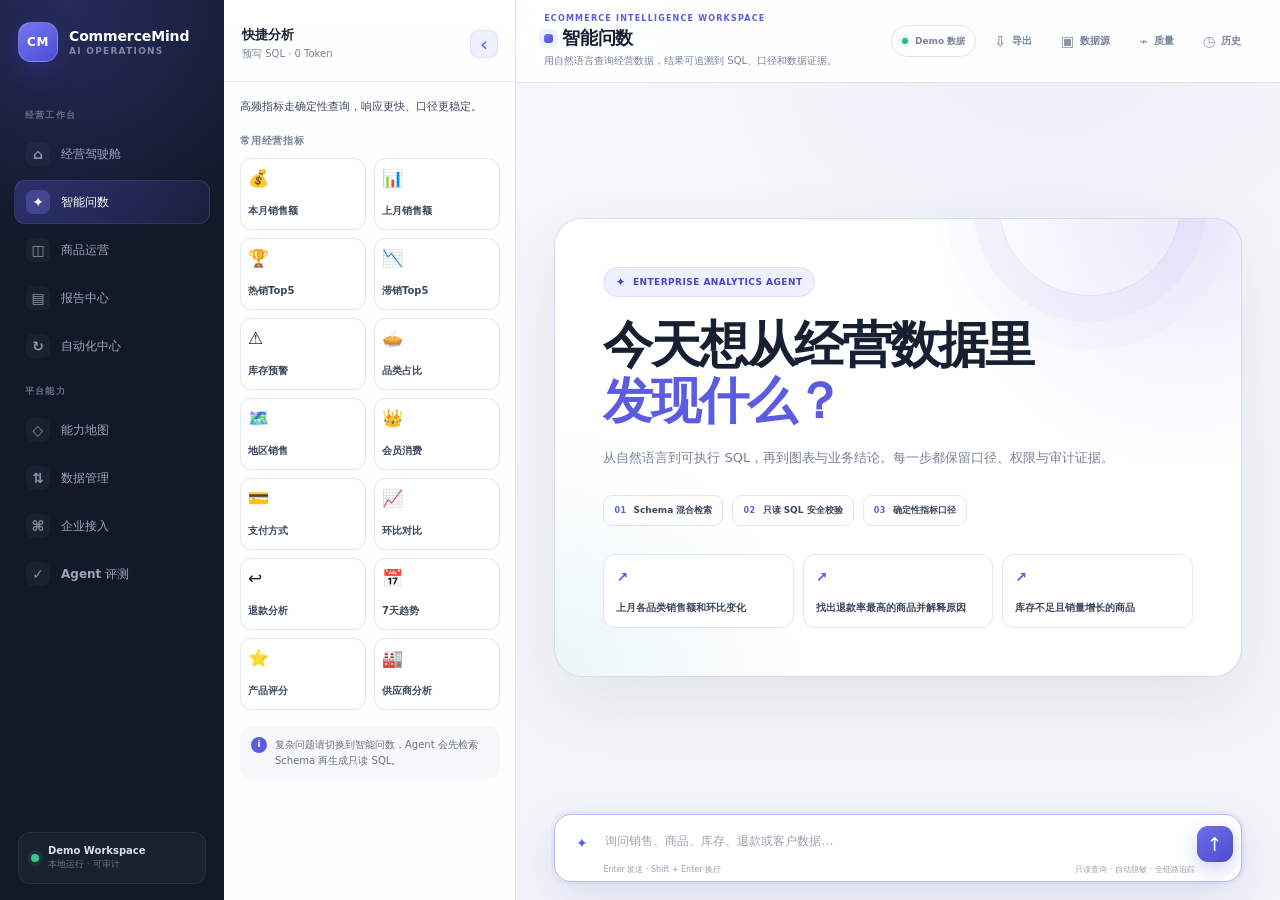
<file: frontend/index.html>
<!DOCTYPE html>
<html lang="zh-CN">
<head>
<meta charset="UTF-8">
<meta name="viewport" content="width=device-width, initial-scale=1.0">
<title>CommerceMind · 电商数据分析 Agent</title>
<script src="https://cdn.bootcdn.net/ajax/libs/echarts/5.5.0/echarts.min.js"></script>
<style>
:root {
  --bg: #0d1117; --surface: #161b22; --border: #30363d;
  --text: #e6edf3; --text-muted: #8b949e; --accent: #58a6ff;
  --success: #3fb950; --warning: #d2991d; --error: #f85149;
  --radius: 12px;
}
* { margin: 0; padding: 0; box-sizing: border-box; }
body {
  font-family: -apple-system, BlinkMacSystemFont, 'Segoe UI', system-ui, sans-serif;
  background: var(--bg); color: var(--text); height: 100vh; display: flex; overflow: hidden;
}
/* Main content wrapper */
.main-wrap { flex: 1; display: flex; flex-direction: column; min-width: 0; }
/* Left sidebar */
.sidebar {
  width: 48px; flex-shrink: 0; background: var(--surface); border-right: 1px solid var(--border);
  display: flex; flex-direction: column; align-items: center; padding: 12px 0;
  transition: width .25s ease; overflow: hidden; z-index: 10;
}
.sidebar.expanded { width: 420px; }
.sidebar-inner { width: 420px; display: flex; flex-direction: column; height: 100%; }
.sidebar .quick-tab {
  width: 36px; min-height: 120px; background: var(--bg); border: 1px solid var(--border);
  border-radius: 8px; cursor: pointer; display: flex; align-items: center; justify-content: center;
  writing-mode: vertical-rl; font-size: 14px; font-weight: 600; letter-spacing: 4px;
  color: var(--accent); transition: all .2s; user-select: none; flex-shrink: 0; margin: 0 6px;
}
.sidebar .quick-tab:hover { background: var(--accent); color: #fff; border-color: var(--accent); }
.sidebar .quick-tab.active { background: var(--accent); color: #fff; }
/* Panel content inside sidebar (hidden when collapsed) */
.sidebar .panel-content {
  display: none; flex: 1; overflow-y: auto; padding: 0 16px 16px 8px;
}
.sidebar.expanded .panel-content { display: block; }
.sidebar.expanded .quick-tab { margin-bottom: 12px; }
.sidebar .panel-content::-webkit-scrollbar { width: 4px; }
.sidebar .panel-content::-webkit-scrollbar-thumb { background: var(--border); border-radius: 2px; }
.sidebar .panel-content h4 {
  font-size: 11px; color: var(--text-muted); text-transform: uppercase; letter-spacing: .5px;
  margin: 16px 0 8px; padding-top: 12px; border-top: 1px solid var(--border);
}
.sidebar .panel-content h4:first-child { margin-top: 0; border-top: none; padding-top: 0; }
.sidebar .panel-content .quick-grid { display: grid; grid-template-columns: repeat(3, 1fr); gap: 6px; }
.sidebar .panel-content .quick-card {
  padding: 10px 8px; background: var(--bg); border: 1px solid var(--border); border-radius: 8px;
  cursor: pointer; transition: all .15s; text-align: center; font-size: 12px;
}
.sidebar .panel-content .quick-card:hover { border-color: var(--accent); background: #1a2332; }
.sidebar .panel-content .quick-card .icon { font-size: 20px; margin-bottom: 2px; }
.sidebar .panel-content .quick-card .label { font-weight: 600; font-size: 11px; }
.sidebar .panel-content .quick-card .desc { font-size: 10px; color: var(--text-muted); margin-top: 1px; }

/* Header */
.header {
  padding: 12px 20px; background: var(--surface); border-bottom: 1px solid var(--border);
  display: flex; align-items: center; justify-content: space-between; flex-shrink: 0;
}
.header h1 { font-size: 16px; font-weight: 600; display: flex; align-items: center; gap: 8px; }
.header h1 span { color: var(--accent); }
.header .status { font-size: 11px; color: var(--text-muted); display: flex; align-items: center; gap: 6px; }
.header .status .dot { width: 6px; height: 6px; background: var(--success); border-radius: 50%; }

/* Chat area */
.chat { flex: 1; overflow-y: auto; padding: 20px; display: flex; flex-direction: column; gap: 16px; }
.chat::-webkit-scrollbar { width: 6px; }
.chat::-webkit-scrollbar-track { background: transparent; }
.chat::-webkit-scrollbar-thumb { background: var(--border); border-radius: 3px; }

/* Messages */
.msg { display: flex; gap: 12px; max-width: 800px; animation: fadeIn .3s ease; }
@keyframes fadeIn { from { opacity: 0; transform: translateY(8px); } to { opacity: 1; transform: translateY(0); } }
.msg.user { align-self: flex-end; flex-direction: row-reverse; }
.msg.assistant { align-self: flex-start; }
.msg .avatar {
  width: 32px; height: 32px; border-radius: 50%; display: flex; align-items: center; justify-content: center;
  font-size: 16px; flex-shrink: 0;
}
.msg.user .avatar { background: var(--accent); }
.msg.assistant .avatar { background: var(--surface); border: 1px solid var(--border); }
.msg .bubble {
  padding: 12px 16px; border-radius: var(--radius); font-size: 14px; line-height: 1.6;
  word-break: break-word; min-width: 60px;
}
.msg.user .bubble { background: var(--accent); color: #fff; border-bottom-right-radius: 4px; }
.msg.assistant .bubble {
  background: var(--surface); border: 1px solid var(--border);
  border-bottom-left-radius: 4px;
}

/* Bubble content */
.bubble h2 { font-size: 16px; margin: 14px 0 8px; padding-bottom: 6px; border-bottom: 1px solid var(--border); }
.bubble h3 { font-size: 14px; margin: 12px 0 6px; color: var(--accent); }
.bubble h4 { font-size: 13px; margin: 10px 0 4px; }
.bubble p { margin: 4px 0; }
.bubble ul, .bubble ol { margin: 6px 0; padding-left: 20px; }
.bubble li { margin: 2px 0; }
.bubble table { border-collapse: collapse; margin: 8px 0; font-size: 12px; width: 100%; }
.bubble th { background: var(--bg); padding: 6px 10px; text-align: left; font-weight: 600; border-bottom: 2px solid var(--border); }
.bubble td { padding: 5px 10px; border-bottom: 1px solid var(--border); }
.bubble strong { color: var(--accent); }
.bubble code { background: var(--bg); padding: 2px 6px; border-radius: 4px; font-size: 12px; font-family: 'SF Mono', 'Cascadia Code', monospace; }
.bubble pre { background: #0d1117; padding: 12px; border-radius: 8px; overflow-x: auto; margin: 8px 0; border: 1px solid var(--border); }
.bubble pre code { background: none; padding: 0; font-size: 12px; color: #c9d1d9; }

/* SQL block */
.sql-block {
  background: #0d1117; border: 1px solid var(--border); border-radius: 8px; margin: 8px 0; overflow: hidden;
}
.sql-block .sql-header {
  padding: 6px 12px; background: #1a1f2b; font-size: 11px; color: var(--text-muted);
  display: flex; justify-content: space-between; align-items: center;
}
.sql-block pre { margin: 0; border: none; border-radius: 0; }

/* Chart in bubble */
.bubble .chart-wrap { width: 100%; height: 300px; margin: 8px 0; }

/* Welcome */
.welcome {
  text-align: center; padding: 60px 20px; color: var(--text-muted);
}
.welcome h2 { font-size: 24px; color: var(--text); margin-bottom: 8px; }
.welcome p { font-size: 14px; margin-bottom: 24px; }
.welcome .examples {
  display: flex; flex-wrap: wrap; gap: 8px; justify-content: center; max-width: 600px; margin: 0 auto;
}
.welcome .example {
  padding: 8px 16px; background: var(--surface); border: 1px solid var(--border);
  border-radius: 20px; font-size: 13px; cursor: pointer; transition: all .2s; color: var(--text-muted);
}
.welcome .example:hover { border-color: var(--accent); color: var(--text); }

/* Loading */
.typing { display: flex; gap: 4px; padding: 4px 0; }
.typing span { width: 6px; height: 6px; background: var(--text-muted); border-radius: 50%; animation: bounce 1.2s infinite; }
.typing span:nth-child(2) { animation-delay: .2s; }
.typing span:nth-child(3) { animation-delay: .4s; }
@keyframes bounce { 0%,60%,100% { transform: translateY(0); } 30% { transform: translateY(-6px); } }

/* Input area */
.input-area {
  padding: 16px 20px; background: var(--surface); border-top: 1px solid var(--border);
  display: flex; gap: 10px; align-items: flex-end; flex-shrink: 0;
}
.input-row { display: flex; gap: 10px; flex: 1; align-items: flex-end; }
.input-row textarea {
  flex: 1; padding: 12px 16px; background: var(--bg); border: 1px solid var(--border);
  border-radius: 24px; color: var(--text); font-size: 14px; font-family: inherit;
  resize: none; outline: none; transition: border-color .2s; min-height: 44px; max-height: 120px;
  line-height: 1.4;
}
.input-row textarea:focus { border-color: var(--accent); }
.input-row textarea::placeholder { color: var(--text-muted); }

.send-btn {
  padding: 12px 20px; background: var(--accent); border: none; border-radius: 24px;
  color: #fff; font-size: 14px; font-weight: 600; cursor: pointer; transition: opacity .2s;
  white-space: nowrap;
}
.send-btn:hover { opacity: .85; }
.send-btn:disabled { opacity: .4; cursor: not-allowed; }

/* (quick panel styles moved to sidebar .panel-content above) */

/* Toast */
.toast {
  position: fixed; top: 20px; right: 20px; padding: 10px 20px; background: var(--surface);
  border: 1px solid var(--border); border-radius: 8px; font-size: 13px; z-index: 200;
  animation: fadeIn .3s ease; box-shadow: 0 4px 20px rgba(0,0,0,.4);
}

/* Toggle buttons for SQL/chart/data */
.toggle-btn {
  padding: 4px 12px; background: var(--bg); border: 1px solid var(--border);
  border-radius: 14px; color: var(--text-muted); font-size: 11px; cursor: pointer;
  transition: all .15s;
}
.toggle-btn:hover { border-color: var(--accent); color: var(--text); }
.toggle-section { display: none; margin-top: 8px; }
.toggle-section.show { display: block; }

/* Stage progress */
.stage-progress { font-size: 11px; color: var(--text-muted); margin-top: 4px; }

/* Responsive */
@media (max-width: 600px) {
  .chat { padding: 12px; }
  .msg { max-width: 100%; }
  .quick-panel { width: 90vw; left: -20px; }
}

/* ===== 工具按钮 & 模态框（导出/数据库/历史） ===== */
.header-tools { display: flex; gap: 6px; align-items: center; margin-left: auto; }
.tool-btn { background: var(--bg); color: var(--text); border: 1px solid var(--border); border-radius: 8px; padding: 6px 10px; font-size: 11px; cursor: pointer; }
.tool-btn:hover { border-color: var(--accent); color: var(--accent); }
.modal-mask { display: none; position: fixed; inset: 0; background: rgba(0,0,0,.5); z-index: 999; align-items: center; justify-content: center; }
.modal-mask.show { display: flex; }
.modal-box { background: var(--bg); border: 1px solid var(--border); border-radius: 12px; width: 600px; max-width: 94vw; max-height: 80vh; display: flex; flex-direction: column; }
.modal-head { display: flex; align-items: center; justify-content: space-between; padding: 12px 16px; border-bottom: 1px solid var(--border); }
.modal-head h3 { font-size: 14px; margin: 0; }
.modal-close { cursor: pointer; color: var(--text-muted); font-size: 16px; background: none; border: none; }
.modal-body { padding: 12px 16px; overflow: auto; font-size: 12px; }
.modal-body table { width: 100%; border-collapse: collapse; }
.modal-body th, .modal-body td { text-align: left; padding: 6px 8px; border-bottom: 1px solid var(--border); }
.dbtool { display: inline-flex; gap: 4px; }
.dbtool button { font-size: 11px; cursor: pointer; padding: 2px 8px; border-radius: 6px; border: 1px solid var(--border); background: var(--bg); color: var(--text); }
.dbtool button:hover { border-color: var(--accent); }
.adddb-row { display: flex; gap: 6px; margin-top: 10px; flex-wrap: wrap; align-items: center; }
.adddb-row input, .adddb-row select { background: var(--bg); border: 1px solid var(--border); color: var(--text); border-radius: 6px; padding: 6px 8px; font-size: 12px; }
.hist-item { padding: 6px 0; border-bottom: 1px solid var(--border); }
.hist-q { font-weight: 600; }
.hist-meta { font-size: 10px; color: var(--text-muted); }

/* ===== F6 前端美化：更整齐的面板与卡片 ===== */
.sidebar .quick-tab {
  border-radius: 10px; font-size: 12px; padding: 9px 12px;
  border: 1px solid var(--border); background: var(--bg); color: var(--text);
  cursor: pointer; transition: all .15s; width: calc(100% - 20px); text-align: left; margin: 0 10px 8px;
}
.sidebar .quick-tab:hover { border-color: var(--accent); background: #1a2332; transform: translateY(-1px); }
.sidebar .quick-tab.active { background: linear-gradient(135deg, var(--accent), #7c3aed); color: #fff; border-color: transparent; }
.sidebar .panel-content .quick-card {
  min-height: 62px; display: flex; flex-direction: column; align-items: center; justify-content: center;
  padding: 8px 6px; box-sizing: border-box;
}
.sidebar .panel-content .quick-card:hover { transform: translateY(-2px); box-shadow: 0 4px 12px rgba(56,189,248,.14); border-color: var(--accent); }
.sidebar .panel-content .quick-card .desc {
  display: -webkit-box; -webkit-line-clamp: 2; -webkit-box-orient: vertical; overflow: hidden; line-height: 1.3;
}
.sidebar .panel-content h4 { margin: 18px 0 8px; }
#quickCardsBody .quick-card {
  background: var(--surface); border: 1px solid var(--border); border-radius: 10px;
  padding: 10px 8px; text-align: center; cursor: pointer; transition: all .15s; font-size: 12px;
}
#quickCardsBody .quick-card:hover { border-color: var(--accent); transform: translateY(-2px); box-shadow: 0 4px 10px rgba(56,189,248,.12); }
#quickCardsBody .quick-card .icon { font-size: 18px; display: block; margin-bottom: 3px; }
#quickCardsBody .quick-card .label { font-weight: 600; font-size: 11px; color: var(--text); }

#quickQueryGrid .quick-card {
  background: var(--surface); border: 1px solid var(--border); border-radius: 10px;
  padding: 10px 8px; text-align: center; cursor: pointer; transition: all .15s; font-size: 12px;
}
#quickQueryGrid .quick-card:hover { border-color: var(--accent); transform: translateY(-2px); box-shadow: 0 4px 10px rgba(56,189,248,.12); }
#quickQueryGrid .quick-card .icon { font-size: 18px; display: block; margin-bottom: 3px; }
#quickQueryGrid .quick-card .label { font-weight: 600; font-size: 11px; color: var(--text); }
</style>
<link rel="stylesheet" href="workspace.css">
</head>
<body>

<nav class="module-nav" id="moduleNav" aria-label="业务模块导航">
  <div class="module-brand">
    <div class="brand-mark">CM</div>
    <div class="brand-copy"><strong>CommerceMind</strong><span>AI Operations</span></div>
  </div>
  <div class="nav-group-label">经营工作台</div>
  <button class="module-link" data-module="dashboard"><span class="nav-icon">⌂</span><span>经营驾驶舱</span></button>
  <button class="module-link active" data-module="chat"><span class="nav-icon">✦</span><span>智能问数</span></button>
  <button class="module-link" data-module="products"><span class="nav-icon">◫</span><span>商品运营</span></button>
  <button class="module-link" data-module="reports"><span class="nav-icon">▤</span><span>报告中心</span></button>
  <button class="module-link" data-module="automation"><span class="nav-icon">↻</span><span>自动化中心</span></button>
  <div class="nav-group-label">平台能力</div>
  <button class="module-link" data-module="capabilities"><span class="nav-icon">◇</span><span>能力地图</span></button>
  <button class="module-link" data-module="data"><span class="nav-icon">⇅</span><span>数据管理</span></button>
  <button class="module-link" data-module="integrations"><span class="nav-icon">⌘</span><span>企业接入</span></button>
  <button class="module-link" data-module="evaluation"><span class="nav-icon">✓</span><span>Agent 评测</span></button>
  <div class="nav-footer">
    <span class="runtime-dot"></span>
    <div><strong>Demo Workspace</strong><span>本地运行 · 可审计</span></div>
  </div>
</nav>

<!-- Left sidebar: 快捷卡片 -->
<div class="sidebar expanded" id="sidebar">
  <div class="sidebar-inner">
    <div class="quick-panel-head">
      <div><strong>快捷分析</strong><span>预写 SQL · 0 Token</span></div>
      <button class="quick-tab active" id="quickTab" onclick="toggleQuickPanel()" title="收起快捷分析" aria-label="收起快捷分析">‹</button>
    </div>
    <div class="panel-content" id="panelContent">
      <div class="quick-intro">高频指标走确定性查询，响应更快、口径更稳定。</div>
      <h4>常用经营指标</h4>
      <div class="quick-grid" id="quickQueryGrid"></div>
      <div class="quick-tip"><span>i</span> 复杂问题请切换到智能问数，Agent 会先检索 Schema 再生成只读 SQL。</div>
    </div>
  </div>
</div>

<!-- Main content -->
<div class="main-wrap">
<div class="header">
  <div class="header-title">
    <span class="header-eyebrow">Ecommerce intelligence workspace</span>
    <h1 id="workspaceTitle"><span class="title-mark"></span>智能问数</h1>
    <p id="workspaceSubtitle">用自然语言查询经营数据，结果可追溯到 SQL、口径和数据证据。</p>
  </div>
  <div class="header-tools">
    <span class="env-chip"><span></span>Demo 数据</span>
    <button class="tool-btn" onclick="exportExcel()" title="导出当前查询结果为 Excel"><span>⇩</span>导出</button>
    <button class="tool-btn" onclick="openDbModal()" title="管理数据库连接"><span>▣</span>数据源</button>
    <button class="tool-btn" onclick="window.open('metrics.html')" title="检索质量看板"><span>⌁</span>质量</button>
    <button class="tool-btn" onclick="openHistoryModal()" title="查看历史对话"><span>◷</span>历史</button>
  </div>
</div>

<section class="workspace-view module-view" id="moduleView" hidden>
  <div class="module-toolbar" id="moduleToolbar"></div>
  <div class="module-content" id="moduleContent"></div>
</section>

<section class="workspace-view chat-view" id="chatView">
<div class="chat" id="chat">
  <div class="welcome" id="welcome">
    <div class="welcome-badge"><span>✦</span> Enterprise Analytics Agent</div>
    <h2>今天想从经营数据里<br><em>发现什么？</em></h2>
    <p>从自然语言到可执行 SQL，再到图表与业务结论。每一步都保留口径、权限与审计证据。</p>
    <div class="welcome-capabilities">
      <span><b>01</b> Schema 混合检索</span>
      <span><b>02</b> 只读 SQL 安全校验</span>
      <span><b>03</b> 确定性指标口径</span>
    </div>
    <div class="examples">
      <button class="example" onclick="sendExample('上月各品类销售额和环比变化')"><span>↗</span>上月各品类销售额和环比变化</button>
      <button class="example" onclick="sendExample('找出退款率最高的商品并解释原因')"><span>↗</span>找出退款率最高的商品并解释原因</button>
      <button class="example" onclick="sendExample('库存不足且近7天销量增长的商品')"><span>↗</span>库存不足且销量增长的商品</button>
    </div>
  </div>
</div>

<div class="input-area">
  <div class="composer-shell">
    <div class="input-row" id="inputRow">
      <span class="composer-icon">✦</span>
      <textarea id="input" rows="1" placeholder="询问销售、商品、库存、退款或客户数据…" onkeydown="handleKey(event)" oninput="autoResize(this)"></textarea>
      <button class="send-btn" id="sendBtn" onclick="sendMessage()" aria-label="发送问题">↑</button>
    </div>
    <div class="composer-meta"><span>Enter 发送 · Shift + Enter 换行</span><span>只读查询 · 自动脱敏 · 全链路追踪</span></div>
  </div>
</div>
</section>
</div>

<script>
// ==================== Quick Query Cards ====================
const QUICK_QUERIES = [
  {key:'monthly_sales',icon:'💰',label:'本月销售额'},
  {key:'last_month_sales',icon:'📊',label:'上月销售额'},
  {key:'top5_products',icon:'🏆',label:'热销Top5'},
  {key:'worst5_products',icon:'📉',label:'滞销Top5'},
  {key:'stock_alert',icon:'⚠️',label:'库存预警'},
  {key:'category_sales',icon:'🥧',label:'品类占比'},
  {key:'region_sales',icon:'🗺️',label:'地区销售'},
  {key:'member_analysis',icon:'👑',label:'会员消费'},
  {key:'payment_methods',icon:'💳',label:'支付方式'},
  {key:'month_vs_last',icon:'📈',label:'环比对比'},
  {key:'refund_analysis',icon:'↩️',label:'退款分析'},
  {key:'last_7days_trend',icon:'📅',label:'7天趋势'},
  {key:'product_review_score',icon:'⭐',label:'产品评分'},
  {key:'supplier_analysis',icon:'🏭',label:'供应商分析'},
];

function buildQuickCards() {
  const grid = document.getElementById('quickQueryGrid');
  if (!grid) return;
  grid.innerHTML = QUICK_QUERIES.map(q =>
    `<button class="quick-card" onclick="runQuickCard('${q.key}','${q.label}')"><span class="icon">${q.icon}</span><span class="label">${q.label}</span></button>`
  ).join('');
}


// ==================== Chat State ====================
let messages = [];
let chartInst = null;
let lastResult = null;  // 最近一次结构化查询结果（供导出Excel使用）

const CHAT_STORAGE_KEY = 'agent_chat_messages_v2';

function addMessage(role, content) {
  messages.push({role, content, id: Date.now()});
  try { localStorage.setItem(CHAT_STORAGE_KEY, JSON.stringify(messages.slice(-50))); } catch(e) {}
  renderMessages();
}

// Load saved messages on start
(function loadSavedMessages() {
  try {
    const saved = localStorage.getItem(CHAT_STORAGE_KEY);
    if (saved) { messages = JSON.parse(saved); renderMessages(); }
  } catch(e) {}
})();

function renderMessages() {
  const chat = document.getElementById('chat');
  const welcome = document.getElementById('welcome');
  if (welcome && messages.length > 0) welcome.style.display = 'none';

  // Rebuild all messages
  let html = messages.length === 0 ? (welcome ? welcome.outerHTML : '') : '';
  for (const m of messages) {
    const avatar = m.role === 'user' ? 'ME' : 'AI';
    html += `<div class="msg ${m.role}">
      <div class="avatar">${avatar}</div>
      <div class="bubble">${m.content}</div>
    </div>`;
  }
  chat.innerHTML = html;
  chat.scrollTop = chat.scrollHeight;
}

function addLoading() {
  const chat = document.getElementById('chat');
  const welcome = document.getElementById('welcome');
  if (welcome) welcome.style.display = 'none';
  const div = document.createElement('div');
  div.className = 'msg assistant';
  div.id = 'loadingMsg';
  div.innerHTML = '<div class="avatar">AI</div><div class="bubble"><div class="typing"><span></span><span></span><span></span></div></div>';
  chat.appendChild(div);
  chat.scrollTop = chat.scrollHeight;
}

function removeLoading() {
  const el = document.getElementById('loadingMsg');
  if (el) el.remove();
}

function updateLoading(text) {
  const el = document.getElementById('loadingMsg');
  if (el) {
    const bubble = el.querySelector('.bubble');
    bubble.innerHTML = '<div class="typing"><span></span><span></span><span></span></div><div class="stage-progress">' + text + '</div>';
  }
}

// ==================== Send Message（流式） ====================
async function sendMessage(text) {
  const input = document.getElementById('input');
  const query = (text || input.value).trim();
  if (!query) return;
  if (!text) input.value = '';
  hideQuickPanel();

  addMessage('user', query);
  addLoading();

  const chat = document.getElementById('chat');
  let streamEl = null;
  let answerBuf = '';        // 已收到完整文本
  let revealedLen = 0;       // 当前已显示到第几个字符（节流打字用）
  let revealTimer = null;    // 打字定时器
  let revealIncoming = false; // 是否还有token在路上
  let finalData = null;

  const ensureStreamEl = () => {
    if (!streamEl || !document.getElementById('streamMsg')) {
      streamEl = document.createElement('div');
      streamEl.className = 'msg assistant';
      streamEl.id = 'streamMsg';
      streamEl.innerHTML = '<div class="avatar">AI</div><div class="bubble" id="streamBubble"></div>';
      chat.appendChild(streamEl);
    }
    return streamEl;
  };

  const renderStream = () => {
    const bubble = document.getElementById('streamBubble');
    if (!bubble) return;
    const shown = answerBuf.slice(0, revealedLen);
    bubble.innerHTML = shown
      ? renderMarkdown(shown) + '<span style="opacity:.5;">▍</span>'
      : '<div class="typing"><span></span><span></span><span></span></div>';
    chat.scrollTop = chat.scrollHeight;
  };

  // 自适应节流显示：短回答慢打（看得见打字），长回答限时打完（不拖沓）
  // 目标时长：至少 1.2s，按 90字符/s 推进，封顶 5s
  const startReveal = () => {
    if (revealTimer) return;
    const t0 = Date.now();
    revealTimer = setInterval(() => {
      const len = answerBuf.length;
      const targetDur = Math.max(1.2, Math.min(len / 90, 5)); // 秒
      const elapsed = Date.now() - t0;
      revealedLen = Math.max(1, Math.min(len, Math.floor(len * elapsed / (targetDur * 1000))));
      renderStream();
      if (revealedLen >= len && !revealIncoming) {  // 流已结束且打完了
        clearInterval(revealTimer);
        revealTimer = null;
      }
    }, 30);
  };

  const stopReveal = () => {
    if (revealTimer) { clearInterval(revealTimer); revealTimer = null; }
  };

  const cleanupStream = () => {
    stopReveal();
    if (streamEl && document.getElementById('streamMsg')) streamEl.remove();
  };

  // 等待打字播完（最多等它自然结束），让用户看到完整打字过程
  const waitRevealFinish = () => new Promise((res) => {
    const check = () => {
      if (revealedLen >= answerBuf.length || !document.getElementById('streamMsg')) return res();
      setTimeout(check, 40);
    };
    check();
  });

  try {
    const res = await fetch('/api/query/stream', {
      method: 'POST',
      headers: {'Content-Type': 'application/json'},
      body: JSON.stringify({question: query}),
    });
    if (!res.ok || !res.body) throw new Error('HTTP ' + res.status);

    const reader = res.body.getReader();
    const decoder = new TextDecoder();
    let buffer = '';

    while (true) {
      const {done, value} = await reader.read();
      if (done) break;
      buffer += decoder.decode(value, {stream: true});

      // 按 SSE 事件边界（\n\n）切分解析
      let idx;
      while ((idx = buffer.indexOf('\n\n')) !== -1) {
        const block = buffer.slice(0, idx + 2);
        buffer = buffer.slice(idx + 2);
        let event = 'message', dataLines = [];
        for (const line of block.split('\n')) {
          if (line.startsWith('event:')) event = line.slice(6).trim();
          else if (line.startsWith('data:')) dataLines.push(line.slice(5).trim());
        }
        if (!dataLines.length) continue;
        const data = JSON.parse(dataLines.join('\n'));

        if (event === 'status') {
          updateLoading(data.message);                 // 阶段进度
        } else if (event === 'answer') {
          removeLoading();                              // 隐藏加载，开始打字
          ensureStreamEl();
          answerBuf += data.delta;
          revealIncoming = true;                        // 还有token在路上
          startReveal();
          renderStream();
        } else if (event === 'result') {
          finalData = data;
          window.lastResult = data;
        } else if (event === 'error') {
          throw new Error(data.message);
        }
      }
    }

    // 流已结束：标记没有更多token，等待打字播完再收尾
    revealIncoming = false;
    if (answerBuf) await waitRevealFinish();
    stopReveal();
    removeLoading();
    cleanupStream();

    if (finalData) {
      if (finalData.sql || finalData.chart) {
        // 结构化结果（SQL/数据/图表）用完整卡片
        addMessage('assistant', formatResponse(finalData, query));
      } else {
        // 纯文本回复：保留已打字的回答，避免被卡片替换
        const text = answerBuf || finalData.chat_reply || '';
        addMessage('assistant', text ? renderMarkdown(text) : formatResponse(finalData, query));
      }
    } else if (answerBuf) {
      // 纯文本回答
      addMessage('assistant', renderMarkdown(answerBuf));
    } else {
      addMessage('assistant', '<p>✅ 查询完成，但没有返回数据。</p>');
    }
  } catch(e) {
    stopReveal();
    removeLoading();
    cleanupStream();
    addMessage('assistant', '❌ 请求失败: ' + e.message);
  }
}

function sendExample(text) {
  document.getElementById('input').value = text;
  sendMessage(text);
}

function handleKey(e) {
  if (e.key === 'Enter' && !e.shiftKey) {
    e.preventDefault();
    sendMessage();
  }
}

function autoResize(el) {
  el.style.height = 'auto';
  el.style.height = Math.min(el.scrollHeight, 120) + 'px';
}

// ==================== Format Response ====================
function formatResponse(data, question) {
  let html = '';

  // Direct reply mode
  if (data.chat_reply && !data.sql && !data.clarification_needed) {
    html += renderMarkdown(data.chat_reply);
    return html;
  }

  // Clarification needed
  if (data.clarification_needed) {
    html += '<p>' + (data.chat_reply || '🤔 让我帮你想一下...') + '</p>';
    if (data.follow_up_questions && data.follow_up_questions.length) {
      html += '<div style="margin-top:8px;">';
      for (const q of data.follow_up_questions) {
        html += '<span class="example" style="margin:2px;display:inline-block;" onclick="sendExample(\'' + q.replace(/'/g, "\\'") + '\')">' + q + '</span>';
      }
      html += '</div>';
    }
    return html;
  }

  // Error
  if (data.error) {
    html += '<p style="color:var(--error);">❌ ' + data.error + '</p>';
    if (data.warnings && data.warnings.length) {
      html += '<p style="font-size:12px;color:var(--warning);">⚠️ 重试了' + data.retry_count + '次</p>';
    }
    return html;
  }

  // SQL result
  if (data.sql) {
    // 自然语言摘要（口语化回答）
    const answer = data.nl_answer || '';
    if (answer) {
      html += '<div style="font-size:14px;line-height:1.8;margin-bottom:10px;">' + answer + '</div>';
    }

    // 展开按钮行
    const uid = 'tgl_' + Date.now();
    const hasChart = data.chart && data.chart.echarts_option;
    const hasData = data.data && data.data.length > 0;
    html += '<div style="margin-top:10px;display:flex;gap:6px;flex-wrap:wrap;">';
    html += '<button class="toggle-btn" onclick="toggleSection(\'' + uid + '_sql\')">📋 SQL</button>';
    if (hasChart) html += '<button class="toggle-btn" onclick="toggleSection(\'' + uid + '_chart\')">📊 图表</button>';
    if (hasData) html += '<button class="toggle-btn" onclick="toggleSection(\'' + uid + '_data\')">📄 数据 (' + (data.row_count||0) + '行)</button>';
    html += '</div>';

    // SQL (collapsed)
    html += '<div id="' + uid + '_sql" class="toggle-section">';
    html += '<div class="sql-block"><div class="sql-header"><span>SQL</span><span style="font-size:10px;">' + (data.row_count||0) + ' 行 · ' + (data.execution_time_ms||0).toFixed(0) + 'ms</span></div><pre><code>' + escapeHtml(data.sql) + '</code></pre></div>';
    if (data.warnings && data.warnings.length) {
      for (const w of data.warnings) html += '<p style="font-size:12px;color:var(--warning);">⚠️ ' + w + '</p>';
    }
    html += '</div>';

    // Chart (collapsed, lazy render)
    if (hasChart) {
      const chartId = 'chart_' + uid;
      html += '<div id="' + uid + '_chart" class="toggle-section"><div class="chart-wrap" id="' + chartId + '"></div></div>';
      setTimeout(() => {
        const section = document.getElementById(uid + '_chart');
        if (section && data.chart && data.chart.echarts_option) {
          // Lazy render: only when user expands
          const orig = section.style.display;
          section.style.display = 'block';
          const dom = document.getElementById(chartId);
          if (dom) { const inst = echarts.init(dom); inst.setOption(data.chart.echarts_option); }
          section.style.display = orig;
        }
      }, 200);
    }

    // Data table (collapsed)
    if (hasData) {
      html += '<div id="' + uid + '_data" class="toggle-section">';
      html += '<div class="table-wrap"><table class="data-table"><thead><tr>';
      for (const col of (data.columns||[])) html += '<th>' + col + '</th>';
      html += '</tr></thead><tbody>';
      for (const row of (data.data||[]).slice(0, 20)) {
        html += '<tr>';
        for (const col of (data.columns||[])) {
          const val = row[col];
          html += '<td>' + (val !== null && val !== undefined ? String(val) : '-') + '</td>';
        }
        html += '</tr>';
      }
      html += '</tbody></table></div></div>';
    }

    // AI analysis text (shown directly, not collapsed)
    if (data.analysis_text) {
      html += '<div style="margin-top:8px;padding:10px;background:var(--bg);border-radius:8px;font-size:13px;">' + renderMarkdown(data.analysis_text) + '</div>';
    }
  }

  return html || '<p>✅ 查询完成，但没有返回数据。</p>';
}

// ==================== Quick Panel (Left Sidebar) ====================
function toggleQuickPanel() {
  const sidebar = document.getElementById('sidebar');
  const tab = document.getElementById('quickTab');
  sidebar.classList.toggle('expanded');
  const expanded = sidebar.classList.contains('expanded');
  tab.classList.toggle('active', expanded);
  tab.textContent = expanded ? '‹' : '›';
  tab.title = expanded ? '收起快捷分析' : '展开快捷分析';
  tab.setAttribute('aria-label', tab.title);
}

function hideQuickPanel() {
  if (window.innerWidth > 1080) return;
  const sidebar = document.getElementById('sidebar');
  const tab = document.getElementById('quickTab');
  if (sidebar) sidebar.classList.remove('expanded');
  if (tab) {
    tab.classList.remove('active');
    tab.textContent = '›';
    tab.title = '展开快捷分析';
  }
}

document.querySelector('.main-wrap').addEventListener('click', () => hideQuickPanel());
async function runQuickCard(key, label) {
  hideQuickPanel();
  addMessage('user', label);
  addLoading();
  try {
    const res = await fetch('/api/quick/' + key, {method:'POST'});
    const data = await res.json();
    window.lastResult = {question: label, data: data.data, columns: data.columns,
                         sql: data.sql, row_count: data.row_count, chart: data.chart};
    removeLoading();
    addMessage('assistant', formatResponse({
      sql: data.sql, sql_explanation: label, data: data.data, columns: data.columns,
      row_count: data.row_count, chart: data.chart, execution_time_ms: data.execution_time_ms,
      warnings: data.warnings, error: data.error, analysis_text: '', schema_tables: [],
      nl_answer: data.nl_answer || '',
    }, label));
  } catch(e) {
    removeLoading();
    addMessage('assistant', '❌ 查询失败: ' + e.message);
  }
}

// ==================== Toggle Sections ====================
function toggleSection(id) {
  const el = document.getElementById(id);
  if (el) el.classList.toggle('show');
}

// ==================== Helpers ====================
function escapeHtml(str) {
  if (!str) return '';
  return String(str).replace(/&/g,'&amp;').replace(/</g,'&lt;').replace(/>/g,'&gt;');
}

function renderMarkdown(md) {
  if (!md) return '';
  let html = escapeHtml(md);
  // Headers
  html = html.replace(/^### (.+)$/gm, '<h3>$1</h3>');
  html = html.replace(/^## (.+)$/gm, '<h2>$1</h2>');
  html = html.replace(/^# (.+)$/gm, '<h2>$1</h2>');
  // Bold & italic
  html = html.replace(/\*\*(.+?)\*\*/g, '<strong>$1</strong>');
  html = html.replace(/\*(.+?)\*/g, '<em>$1</em>');
  // Lists
  html = html.replace(/^- (.+)$/gm, '<li>$1</li>');
  html = html.replace(/(<li>.*<\/li>)/gs, (m) => '<ul>' + m + '</ul>');
  // Tables
  html = html.replace(/^\|(.+)\|$/gm, (line) => {
    if (line.includes('---')) return '';
    const cells = line.split('|').filter(c => c.trim()).map(c => '<td>' + c.trim() + '</td>');
    return '<tr>' + cells.join('') + '</tr>';
  });
  html = html.replace(/(<tr>.*?<\/tr>\s*)+/gs, '<table>$&</table>');
  // Line breaks
  html = html.replace(/\n\n/g, '<br><br>').replace(/\n/g, '<br>');
  return html;
}


// ==================== B1/B2/B3: 导出 / 数据库管理 / 历史记录 ====================
function exportExcel() {
  const d = window.lastResult;
  if (!d || !d.data || !d.data.length) { alert('当前没有可导出的数据。先做一次查询（如点击快捷卡片）。'); return; }
  fetch('/api/export/excel', {
    method: 'POST',
    headers: {'Content-Type':'application/json'},
    body: JSON.stringify({data: d.data, columns: d.columns || [], title: d.question || '查询结果'}),
  }).then(res => {
    if (!res.ok) return res.json().then(j => { throw new Error(j.error || '导出失败'); });
    const disp = (res.headers.get('Content-Disposition')||'').match(/filename="?([^";]+)"?/i);
    const name = disp ? disp[1] : 'export.xlsx';
    return res.blob().then(blob => {
      const a = document.createElement('a');
      a.href = URL.createObjectURL(blob);
      a.download = name;
      a.click();
      URL.revokeObjectURL(a.href);
    });
  }).catch(e => alert('导出失败: ' + e.message));
}

function closeModal(id) { document.getElementById(id).classList.remove('show'); }

function openDbModal() {
  document.getElementById('dbModal').classList.add('show');
  loadDbs();
}

async function loadDbs() {
  const body = document.getElementById('dbModalBody');
  body.innerHTML = '加载中...';
  try {
    const res = await fetch('/api/db/list');
    const data = await res.json();
    const rows = (data.databases||[]).map(d => {
      const cur = d.is_current ? ' <span style="color:var(--success);">(当前)</span>' : '';
      const btn = d.is_current ? '' : '<button onclick="switchDb(\'' + d.key + '\')">切换</button>';
      const del = d.key === 'demo' ? '' : '<button onclick="removeDb(\'' + d.key + '\')">删除</button>';
      return '<tr><td>' + escapeHtml(d.label) + '</td><td>' + d.db_type + '</td><td>'
        + d.tables_count + '表' + cur + '</td><td class="dbtool">' + btn + del + '</td></tr>';
    }).join('');
    body.innerHTML = '<table><tr><th>数据库</th><th>类型</th><th>状态</th><th>操作</th></tr>' + rows + '</table>'
      + '<div class="adddb-row">'
      + '<input id="dbKey" placeholder="标识" style="width:80px;">'
      + '<input id="dbLabel" placeholder="显示名" style="width:110px;">'
      + '<select id="dbType"><option value="sqlite">SQLite</option><option value="mysql">MySQL</option><option value="postgresql">PostgreSQL</option></select>'
      + '<input id="dbPath" placeholder="文件路径 或 mysql://user:pass@host:3306/db" style="flex:1;min-width:200px;">'
      + '<button class="tool-btn" onclick="addDb()">添加</button>'
      + '</div>'
      + '<div class="adddb-row" style="margin-top:12px;border-top:1px solid var(--border);padding-top:10px;">'
      + '<span style="font-size:11px;color:var(--text-muted);align-self:center;">📥 数据接入：</span>'
      + '<input type="file" id="uploadFile" accept=".csv,.xlsx" style="font-size:11px;">'
      + '<button class="tool-btn" onclick="uploadData()">上传建表</button>'
      + '</div>';
  } catch(e) { body.innerHTML = '加载失败: ' + e.message; }
}

async function uploadData() {
  const f = document.getElementById('uploadFile').files[0];
  if (!f) { alert('请先选择 CSV 或 Excel 文件'); return; }
  const fd = new FormData();
  fd.append('file', f);
  try {
    const res = await fetch('/api/data/upload', {method: 'POST', body: fd});
    const data = await res.json();
    if (data.error) { alert('上传失败: ' + data.error); return; }
    alert('✅ 已建表 ' + data.table + '，共 ' + data.row_count + ' 行。\n现在可以直接在对话框问它，比如：“' + data.table + ' 的总量是多少”');
    loadDbs();
  } catch(e) { alert('上传失败: ' + e.message); }
}

async function switchDb(key) {
  try {
    const res = await fetch('/api/db/switch/' + encodeURIComponent(key), {method:'POST'});
    const data = await res.json();
    alert(data.error || ('已切换到: ' + data.label));
  } catch(e) { alert('切换失败: ' + e.message); }
  loadDbs();
}

async function removeDb(key) {
  if (!confirm('删除连接 ' + key + '？')) return;
  try {
    const res = await fetch('/api/db/' + encodeURIComponent(key), {method:'DELETE'});
    const data = await res.json();
    alert(data.error || '已删除');
  } catch(e) { alert('删除失败: ' + e.message); }
  loadDbs();
}

async function addDb() {
  const key = document.getElementById('dbKey').value.trim();
  const label = document.getElementById('dbLabel').value.trim();
  const db_type = document.getElementById('dbType').value;
  const path_or_url = document.getElementById('dbPath').value.trim();
  if (!key || !path_or_url) { alert('标识和路径/URL 必填'); return; }
  try {
    const res = await fetch('/api/db/add', {
      method: 'POST', headers: {'Content-Type':'application/json'},
      body: JSON.stringify({key: key, label: label || key, db_type: db_type, path_or_url: path_or_url}),
    });
    const data = await res.json();
    if (data.error) alert(data.error);
    else { alert('已添加，共 ' + (data.tables||[]).length + ' 张表'); document.getElementById('dbKey').value=''; document.getElementById('dbPath').value=''; }
  } catch(e) { alert('添加失败: ' + e.message); }
  loadDbs();
}

function openHistoryModal() {
  document.getElementById('histModal').classList.add('show');
  loadHistory();
}

async function loadHistory() {
  const body = document.getElementById('histModalBody');
  body.innerHTML = '加载中...';
  try {
    const res = await fetch('/api/history/default');
    const data = await res.json();
    const questions = data.recent_questions || [];
    if (!questions.length) { body.innerHTML = '暂无历史记录。'; return; }
    body.innerHTML = questions.map(q =>
      '<div class="hist-item"><div class="hist-q">' + escapeHtml(q) + '</div></div>'
    ).join('') + '<div class="hist-meta">共 ' + (data.turn_count || 0) + ' 轮对话 · 最近10条</div>';
  } catch(e) { body.innerHTML = '加载失败: ' + e.message; }
}

// ==================== Init ====================
document.addEventListener('DOMContentLoaded', () => {
  buildQuickCards();
  document.getElementById('input').focus();
});
</script>
<script src="api-client.js"></script>
<script src="workspace.js"></script>

<!-- 数据库管理模态框 -->
<div class="modal-mask" id="dbModal" onclick="if(event.target===this)closeModal('dbModal')">
  <div class="modal-box">
    <div class="modal-head"><h3>🗄️ 数据库管理</h3><button class="modal-close" onclick="closeModal('dbModal')">✕</button></div>
    <div class="modal-body" id="dbModalBody">加载中...</div>
  </div>
</div>
<!-- 历史记录模态框 -->
<div class="modal-mask" id="histModal" onclick="if(event.target===this)closeModal('histModal')">
  <div class="modal-box">
    <div class="modal-head"><h3>🕘 历史对话</h3><button class="modal-close" onclick="closeModal('histModal')">✕</button></div>
    <div class="modal-body" id="histModalBody">加载中...</div>
  </div>
</div>
</body>
</html>
</file>
<file: frontend/workspace.css>
:root {
  --bg: #f3f5f9;
  --surface: #ffffff;
  --surface-2: #f7f8fc;
  --surface-3: #eef1f7;
  --nav: #111827;
  --nav-soft: #1c2536;
  --border: #e2e6ee;
  --border-strong: #cfd5e2;
  --text: #172033;
  --text-soft: #3d485d;
  --text-muted: #778198;
  --accent: #5b5ce2;
  --accent-strong: #4647ca;
  --accent-soft: #eeefff;
  --teal: #0f9f92;
  --teal-soft: #e8f8f5;
  --success: #16885f;
  --warning: #b7791f;
  --error: #c2414e;
  --radius: 16px;
  --radius-sm: 10px;
  --shadow: 0 1px 2px rgba(16, 24, 40, .04), 0 10px 30px rgba(16, 24, 40, .055);
  --shadow-hover: 0 14px 38px rgba(35, 45, 75, .1);
}

* { box-sizing: border-box; }
html { color-scheme: light; }

body {
  min-width: 320px;
  background: radial-gradient(circle at 82% -5%, rgba(91, 92, 226, .08), transparent 28%), linear-gradient(180deg, #f7f8fb 0, var(--bg) 55%);
  color: var(--text);
  font-family: Inter, "SF Pro Display", "PingFang SC", "Microsoft YaHei", system-ui, sans-serif;
  letter-spacing: 0;
}

button, input, select, textarea { font: inherit; }
button { -webkit-tap-highlight-color: transparent; }
button:focus-visible, input:focus-visible, select:focus-visible, textarea:focus-visible, a:focus-visible {
  outline: 3px solid rgba(91, 92, 226, .22);
  outline-offset: 2px;
}

/* Primary navigation */
.module-nav {
  width: 224px;
  flex: 0 0 224px;
  padding: 22px 14px 16px;
  display: flex;
  flex-direction: column;
  gap: 4px;
  overflow-y: auto;
  color: #d8deea;
  background: radial-gradient(circle at 30% 0, rgba(91, 92, 226, .28), transparent 28%), var(--nav);
  border-right: 0;
}

.module-brand {
  width: auto;
  height: auto;
  margin: 0 4px 30px;
  display: flex;
  align-items: center;
  justify-content: flex-start;
  gap: 11px;
  color: #fff;
  background: transparent;
  box-shadow: none;
  letter-spacing: 0;
}

.brand-mark {
  width: 40px;
  height: 40px;
  flex: 0 0 40px;
  display: grid;
  place-items: center;
  border: 1px solid rgba(255, 255, 255, .18);
  border-radius: 13px;
  color: #fff;
  background: linear-gradient(145deg, #7677f5, #4b4dd2);
  box-shadow: 0 10px 25px rgba(59, 61, 190, .32);
  font-size: 12px;
  font-weight: 850;
  letter-spacing: .06em;
}

.brand-copy { min-width: 0; display: flex; flex-direction: column; gap: 2px; }
.brand-copy strong { color: #fff; font-size: 14px; line-height: 1.2; letter-spacing: -.01em; }
.brand-copy span { color: #7f8aa2; font-size: 9px; font-weight: 700; letter-spacing: .14em; text-transform: uppercase; }
.nav-group-label { margin: 13px 11px 6px; color: #647089; font-size: 9px; font-weight: 750; letter-spacing: .13em; text-transform: uppercase; }

.module-link {
  position: relative;
  min-height: 44px;
  padding: 7px 11px;
  display: flex;
  align-items: center;
  gap: 11px;
  border: 1px solid transparent;
  border-radius: 11px;
  color: #9ba6ba;
  background: transparent;
  cursor: pointer;
  font-size: 12px;
  font-weight: 570;
  text-align: left;
  transition: color .16s ease, background .16s ease, transform .16s ease;
}

.nav-icon {
  width: 24px;
  height: 24px;
  flex: 0 0 24px;
  display: grid;
  place-items: center;
  border-radius: 7px;
  color: #8995aa;
  background: rgba(255, 255, 255, .035);
  font-family: "Segoe UI Symbol", system-ui, sans-serif;
  font-size: 14px;
  line-height: 1;
}

.module-link:hover { color: #fff; background: rgba(255, 255, 255, .055); transform: translateX(2px); }
.module-link:hover .nav-icon { color: #d9dcff; background: rgba(118, 119, 245, .15); }
.module-link.active { color: #fff; background: linear-gradient(90deg, rgba(91, 92, 226, .3), rgba(91, 92, 226, .12)); border-color: rgba(136, 137, 255, .16); }
.module-link.active::before { left: -14px; top: 11px; bottom: 11px; width: 3px; border-radius: 0 4px 4px 0; background: #8f90ff; box-shadow: 0 0 16px rgba(143, 144, 255, .72); }
.module-link.active .nav-icon { color: #fff; background: rgba(118, 119, 245, .32); }

.nav-footer { margin: auto 4px 0; padding: 12px; display: flex; align-items: center; gap: 9px; border: 1px solid rgba(255, 255, 255, .07); border-radius: 12px; background: rgba(255, 255, 255, .035); }
.nav-footer div { min-width: 0; display: flex; flex-direction: column; gap: 2px; }
.nav-footer strong { color: #d9dfeb; font-size: 10px; font-weight: 650; }
.nav-footer span:not(.runtime-dot) { color: #69758c; font-size: 9px; }
.runtime-dot { width: 8px; height: 8px; flex: 0 0 8px; border-radius: 50%; background: #38c98f; box-shadow: 0 0 0 4px rgba(56, 201, 143, .1); }

/* Quick analysis rail */
.sidebar {
  width: 52px;
  flex: 0 0 52px;
  padding: 0;
  align-items: stretch;
  overflow: hidden;
  z-index: 8;
  background: rgba(255, 255, 255, .94);
  border-right: 1px solid var(--border);
  box-shadow: none;
  transition: width .22s ease, flex-basis .22s ease;
}

.sidebar.expanded { width: 292px; flex-basis: 292px; }
.sidebar-inner { width: 292px; height: 100%; display: flex; flex-direction: column; }
.quick-panel-head { min-height: 82px; padding: 20px 18px 14px; display: flex; align-items: center; justify-content: space-between; gap: 12px; border-bottom: 1px solid var(--border); }
.quick-panel-head > div { display: flex; flex-direction: column; gap: 3px; }
.quick-panel-head strong { color: var(--text); font-size: 13px; }
.quick-panel-head span { color: var(--text-muted); font-size: 10px; }

.sidebar .quick-tab {
  width: 28px;
  min-height: 28px;
  height: 28px;
  margin: 0;
  padding: 0;
  display: grid;
  place-items: center;
  border: 1px solid var(--border);
  border-radius: 8px;
  color: var(--text-muted);
  background: var(--surface-2);
  cursor: pointer;
  font-size: 20px;
  font-weight: 400;
  letter-spacing: 0;
  line-height: 1;
  writing-mode: initial;
}

.sidebar .quick-tab:hover, .sidebar .quick-tab.active { color: var(--accent); background: var(--accent-soft); border-color: #d9dafd; }
.sidebar.expanded .quick-tab { margin: 0; }
.sidebar:not(.expanded) .quick-panel-head { width: 52px; padding: 20px 11px; justify-content: center; }
.sidebar:not(.expanded) .quick-panel-head > div { display: none; }
.sidebar .panel-content { display: none; flex: 1; padding: 16px; overflow-y: auto; }
.sidebar.expanded .panel-content { display: block; }
.sidebar .panel-content::-webkit-scrollbar { width: 5px; }
.sidebar .panel-content::-webkit-scrollbar-thumb { background: #d8dce5; border-radius: 10px; }
.sidebar .panel-content h4 { margin: 18px 0 10px; padding: 0; border: 0; color: var(--text-muted); font-size: 10px; font-weight: 720; letter-spacing: .08em; }
.quick-intro { color: var(--text-soft); font-size: 11px; line-height: 1.65; }
.sidebar .panel-content .quick-grid { display: grid; grid-template-columns: repeat(2, 1fr); gap: 8px; }

.sidebar .panel-content .quick-card, #quickQueryGrid .quick-card {
  min-height: 72px;
  padding: 11px 7px;
  display: flex;
  flex-direction: column;
  align-items: flex-start;
  justify-content: space-between;
  border: 1px solid var(--border);
  border-radius: 12px;
  color: var(--text);
  background: var(--surface);
  box-shadow: 0 1px 2px rgba(16, 24, 40, .025);
  cursor: pointer;
  text-align: left;
  transition: border-color .16s ease, box-shadow .16s ease, transform .16s ease;
}

.sidebar .panel-content .quick-card:hover, #quickQueryGrid .quick-card:hover { border-color: #c9cafa; background: #fafaff; box-shadow: 0 8px 20px rgba(91, 92, 226, .09); transform: translateY(-2px); }
.sidebar .panel-content .quick-card .icon, #quickQueryGrid .quick-card .icon { margin: 0; font-size: 17px; line-height: 1; }
.sidebar .panel-content .quick-card .label, #quickQueryGrid .quick-card .label { color: var(--text-soft); font-size: 10px; font-weight: 650; }
.quick-tip { margin-top: 16px; padding: 11px; display: flex; align-items: flex-start; gap: 8px; border-radius: 11px; color: #667085; background: var(--surface-2); font-size: 10px; line-height: 1.55; }
.quick-tip > span { width: 16px; height: 16px; flex: 0 0 16px; display: grid; place-items: center; border-radius: 50%; color: #fff; background: var(--accent); font-size: 9px; font-weight: 700; }

/* Main frame and header */
.main-wrap { flex: 1; min-width: 0; background: transparent; }
.header { min-height: 82px; padding: 14px clamp(18px, 2.2vw, 32px); display: flex; align-items: center; justify-content: space-between; gap: 20px; background: rgba(255, 255, 255, .88); border-bottom: 1px solid rgba(226, 230, 238, .9); backdrop-filter: blur(14px); }
.header-title { min-width: 0; }
.header-eyebrow { display: block; margin-bottom: 3px; color: var(--accent); font-size: 8px; font-weight: 780; letter-spacing: .15em; text-transform: uppercase; }
.header h1 { display: flex; align-items: center; gap: 9px; color: var(--text); font-size: 18px; font-weight: 740; letter-spacing: -.015em; }
.header-title p { margin: 4px 0 0; color: var(--text-muted); font-size: 10px; white-space: nowrap; overflow: hidden; text-overflow: ellipsis; }
.title-mark { width: 9px; height: 9px; border-radius: 3px; background: linear-gradient(145deg, #7778f3, #4c4dcc); box-shadow: 0 0 0 5px var(--accent-soft); }
.header-tools { margin-left: auto; display: flex; align-items: center; gap: 7px; }
.env-chip { min-height: 32px; padding: 0 10px; display: inline-flex; align-items: center; gap: 7px; border: 1px solid #dfe4eb; border-radius: 999px; color: var(--text-muted); background: #fff; font-size: 9px; font-weight: 650; white-space: nowrap; }
.env-chip > span { width: 6px; height: 6px; border-radius: 50%; background: #28b882; box-shadow: 0 0 0 3px rgba(40, 184, 130, .11); }

.tool-btn { min-height: 34px; padding: 7px 10px; display: inline-flex; align-items: center; gap: 6px; border: 1px solid transparent; border-radius: 9px; color: var(--text-muted) !important; background: transparent !important; cursor: pointer; font-size: 10px; font-weight: 620; transition: color .15s ease, border-color .15s ease, background .15s ease; }
.tool-btn > span { color: #8a94a8; font-size: 14px; }
.tool-btn:hover { color: var(--text) !important; border-color: var(--border) !important; background: #fff !important; }
.workspace-view { flex: 1; min-height: 0; }
.workspace-view[hidden] { display: none !important; }
.chat-view { display: flex; flex-direction: column; min-width: 0; }

/* Chat workspace */
.chat { flex: 1; min-height: 0; padding: 28px clamp(18px, 3vw, 44px) 18px; display: flex; flex-direction: column; gap: 18px; overflow-y: auto; scroll-behavior: smooth; }
.chat::-webkit-scrollbar { width: 6px; }
.chat::-webkit-scrollbar-track { background: transparent; }
.chat::-webkit-scrollbar-thumb { background: #d5d9e2; border-radius: 10px; }

.welcome {
  width: min(860px, 100%);
  margin: auto;
  padding: clamp(24px, 4vw, 48px);
  position: relative;
  overflow: hidden;
  border: 1px solid rgba(215, 219, 232, .95);
  border-radius: 28px;
  background: radial-gradient(circle at 92% 0, rgba(91, 92, 226, .13), transparent 32%), radial-gradient(circle at 0 100%, rgba(15, 159, 146, .09), transparent 30%), rgba(255, 255, 255, .96);
  box-shadow: 0 24px 70px rgba(44, 53, 82, .09);
  text-align: left;
}

.welcome::after { content: ''; position: absolute; width: 180px; height: 180px; top: -105px; right: 60px; border: 1px solid rgba(91, 92, 226, .14); border-radius: 50%; box-shadow: 0 0 0 26px rgba(91, 92, 226, .035), 0 0 0 54px rgba(91, 92, 226, .018); pointer-events: none; }
.welcome-badge { width: fit-content; margin-bottom: 20px; padding: 7px 11px; display: flex; align-items: center; gap: 7px; border: 1px solid #dddffd; border-radius: 999px; color: var(--accent-strong); background: var(--accent-soft); font-size: 9px; font-weight: 720; letter-spacing: .05em; text-transform: uppercase; }
.welcome-badge span { font-size: 12px; }
.welcome h2 { max-width: 620px; margin: 0; color: var(--text); font-size: clamp(30px, 4.2vw, 50px); font-weight: 760; line-height: 1.12; letter-spacing: -.045em; }
.welcome h2 em { color: var(--accent); font-style: normal; }
.welcome > p { max-width: 650px; margin: 18px 0 0; color: var(--text-muted); font-size: 13px; line-height: 1.75; }
.welcome-capabilities { margin: 25px 0 28px; display: flex; flex-wrap: wrap; gap: 9px; }
.welcome-capabilities span { padding: 8px 10px; display: inline-flex; align-items: center; gap: 7px; border: 1px solid var(--border); border-radius: 9px; color: var(--text-soft); background: rgba(255, 255, 255, .72); font-size: 9px; font-weight: 620; }
.welcome-capabilities b { color: var(--accent); font-size: 8px; letter-spacing: .06em; }
.welcome .examples { max-width: none; margin: 0; display: grid; grid-template-columns: repeat(3, 1fr); gap: 9px; }
.welcome .example { min-height: 74px; padding: 12px; display: flex; flex-direction: column; align-items: flex-start; justify-content: space-between; gap: 8px; border: 1px solid var(--border); border-radius: 12px; color: var(--text-soft); background: #fff; cursor: pointer; font-size: 10px; font-weight: 620; line-height: 1.5; text-align: left; transition: transform .16s ease, border-color .16s ease, box-shadow .16s ease; }
.welcome .example span { color: var(--accent); font-size: 14px; }
.welcome .example:hover { color: var(--text); border-color: #cbccfa; box-shadow: 0 10px 24px rgba(91, 92, 226, .09); transform: translateY(-2px); }

.msg { width: min(920px, 100%); margin: 0 auto; display: flex; gap: 11px; animation: message-in .22s ease-out; }
@keyframes message-in { from { opacity: 0; transform: translateY(7px); } to { opacity: 1; transform: none; } }
.msg.user { align-self: auto; flex-direction: row-reverse; }
.msg.assistant { align-self: auto; }
.msg .avatar { width: 32px; height: 32px; flex: 0 0 32px; display: grid; place-items: center; border: 0; border-radius: 10px; color: #fff; background: linear-gradient(145deg, #6c6eea, #4b4cc8); box-shadow: 0 6px 15px rgba(76, 77, 202, .18); font-size: 9px; font-weight: 820; letter-spacing: .04em; }
.msg.user .avatar { color: #586178; background: #e8ebf1; box-shadow: none; }
.msg .bubble { max-width: calc(100% - 48px); min-width: 60px; padding: 13px 15px; border-radius: 14px; color: var(--text-soft); background: #fff; border: 1px solid var(--border); box-shadow: 0 4px 14px rgba(16, 24, 40, .035); font-size: 12px; line-height: 1.7; word-break: break-word; }
.msg.assistant .bubble { border-top-left-radius: 5px; }
.msg.user .bubble { color: #fff; background: linear-gradient(135deg, #6869e8, #5051cf); border-color: transparent; border-top-right-radius: 5px; box-shadow: 0 8px 22px rgba(80, 81, 207, .16); }
.bubble h2 { margin: 15px 0 8px; padding-bottom: 7px; color: var(--text); border-bottom: 1px solid var(--border); font-size: 15px; }
.bubble h3 { margin: 13px 0 6px; color: var(--accent); font-size: 13px; }
.bubble h4 { margin: 10px 0 4px; color: var(--text); font-size: 12px; }
.bubble p { margin: 5px 0; }
.bubble ul, .bubble ol { margin: 7px 0; padding-left: 20px; }
.bubble li { margin: 3px 0; }
.bubble strong { color: var(--accent-strong); }
.msg.user .bubble strong { color: #fff; }
.bubble code { padding: 2px 6px; border-radius: 5px; color: #4c4db9; background: #f0f1fb; font: 10px "Cascadia Code", "SFMono-Regular", monospace; }
.bubble pre { margin: 9px 0; padding: 13px; overflow-x: auto; border: 1px solid #26334a; border-radius: 10px; color: #dce5f5; background: #121a29; }
.bubble pre code { padding: 0; color: inherit; background: none; }
.bubble table { width: 100%; margin: 9px 0; border-collapse: collapse; font-size: 10px; }
.bubble th { padding: 8px 9px; color: var(--text-muted); background: var(--surface-2); border-bottom: 1px solid var(--border); text-align: left; }
.bubble td { padding: 8px 9px; border-bottom: 1px solid var(--border); }
.sql-block { margin: 10px 0; overflow: hidden; border: 1px solid #29364c; border-radius: 11px; background: #121a29; }
.sql-block .sql-header { padding: 8px 12px; color: #8491aa; background: #172235; border-bottom: 1px solid #29364c; font-size: 9px; }
.sql-block pre { margin: 0; border: 0; border-radius: 0; }
.bubble .chart-wrap { width: 100%; height: 300px; margin: 10px 0; }

.toggle-btn { min-height: 28px; padding: 5px 10px; margin: 2px 4px 2px 0; border: 1px solid var(--border); border-radius: 8px; color: var(--text-muted); background: var(--surface-2); cursor: pointer; font-size: 9px; font-weight: 650; }
.toggle-btn:hover { color: var(--accent); border-color: #cbccfa; background: var(--accent-soft); }
.toggle-section { display: none; margin-top: 9px; }
.toggle-section.show { display: block; }
.stage-progress { margin-top: 4px; color: var(--text-muted); font-size: 9px; }
.typing { display: flex; gap: 4px; padding: 4px 1px; }
.typing span { width: 6px; height: 6px; border-radius: 50%; background: #949cf1; animation: bounce 1.1s infinite; }
.typing span:nth-child(2) { animation-delay: .16s; }
.typing span:nth-child(3) { animation-delay: .32s; }
@keyframes bounce { 0%, 60%, 100% { transform: translateY(0); opacity: .45; } 30% { transform: translateY(-5px); opacity: 1; } }

.input-area { padding: 12px clamp(18px, 3vw, 44px) 18px; display: block; background: linear-gradient(180deg, rgba(243, 245, 249, 0), var(--bg) 24%); border: 0; }
.composer-shell { width: min(920px, 100%); margin: 0 auto; padding: 7px 8px 6px 14px; border: 1px solid #d8dce7; border-radius: 17px; background: rgba(255, 255, 255, .96); box-shadow: 0 14px 42px rgba(30, 39, 66, .1); transition: border-color .16s ease, box-shadow .16s ease; }
.composer-shell:focus-within { border-color: #b8b9f7; box-shadow: 0 16px 48px rgba(78, 79, 194, .14), 0 0 0 3px rgba(91, 92, 226, .06); }
.input-row { display: flex; align-items: flex-end; gap: 9px; }
.composer-icon { width: 25px; height: 38px; flex: 0 0 25px; display: grid; place-items: center; color: var(--accent); font-size: 14px; }
.input-row textarea { min-height: 40px; max-height: 130px; padding: 10px 2px 8px; color: var(--text); background: transparent; border: 0; border-radius: 0; outline: 0; resize: none; font-size: 12px; line-height: 1.5; }
.input-row textarea:focus { border: 0; }
.input-row textarea::placeholder { color: #9aa2b2; }
.send-btn { width: 36px; height: 36px; flex: 0 0 36px; padding: 0; display: grid; place-items: center; border: 0; border-radius: 11px; color: #fff; background: linear-gradient(145deg, #6e6fea, #4b4cca); box-shadow: 0 7px 18px rgba(75, 76, 202, .24); cursor: pointer; font-size: 19px; font-weight: 500; transition: transform .15s ease, box-shadow .15s ease, opacity .15s ease; }
.send-btn:hover { opacity: 1; transform: translateY(-1px); box-shadow: 0 10px 22px rgba(75, 76, 202, .3); }
.send-btn:disabled { opacity: .38; cursor: not-allowed; transform: none; box-shadow: none; }
.composer-meta { padding: 2px 38px 0 34px; display: flex; justify-content: space-between; gap: 15px; color: #9aa2b2; font-size: 8px; }

/* Business modules */
.module-view { padding: 18px clamp(16px, 2.2vw, 30px) 38px; overflow: auto; }
.module-content { max-width: 1520px; margin: 0 auto; }
.module-toolbar { max-width: 1520px; margin: 0 auto 15px; padding: 11px 12px; position: sticky; top: 0; z-index: 4; display: flex; flex-wrap: wrap; align-items: flex-end; gap: 8px; border: 1px solid rgba(226, 230, 238, .92); border-radius: 13px; background: rgba(255, 255, 255, .9); box-shadow: 0 8px 25px rgba(16, 24, 40, .045); backdrop-filter: blur(14px); }
.toolbar-field { display: flex; flex-direction: column; gap: 4px; color: var(--text-muted); font-size: 9px; font-weight: 650; }
.module-toolbar input, .module-toolbar select, .import-controls select { min-width: 154px; height: 34px; padding: 7px 10px; color: var(--text); background: var(--surface-2); border: 1px solid var(--border); border-radius: 8px; outline: 0; }
.module-toolbar input:focus, .module-toolbar select:focus, .import-controls select:focus { border-color: #bebff7; background: #fff; }
.module-toolbar button, .module-action { min-height: 34px; padding: 7px 11px; border: 1px solid var(--border); border-radius: 8px; color: var(--text-soft); background: #fff; cursor: pointer; font-size: 10px; font-weight: 650; transition: transform .14s ease, box-shadow .14s ease, border-color .14s ease; }
.module-toolbar button:hover, .module-action:hover { border-color: #c8c9f7; background: #fbfbff; box-shadow: 0 6px 14px rgba(91, 92, 226, .08); transform: translateY(-1px); }
.module-toolbar button.primary, .module-action.primary { color: #fff; border-color: var(--accent); background: linear-gradient(135deg, #6869e8, #5051cf); box-shadow: 0 6px 16px rgba(80, 81, 207, .17); }

.module-grid { display: grid; grid-template-columns: repeat(4, minmax(0, 1fr)); gap: 13px; }
.module-card { min-width: 0; padding: 17px; position: relative; overflow: hidden; border: 1px solid var(--border); border-radius: var(--radius); background: rgba(255, 255, 255, .95); box-shadow: var(--shadow); transition: transform .16s ease, box-shadow .16s ease, border-color .16s ease; }
.module-card:hover { border-color: #d5d9e4; box-shadow: var(--shadow-hover); transform: translateY(-1px); }
.module-card.wide { grid-column: span 2; }
.module-card.full { grid-column: 1 / -1; }
.module-card h3 { margin: 0; color: var(--text); font-size: 13px; font-weight: 720; }
.module-card p { margin: 9px 0; color: var(--text-muted); font-size: 11px; line-height: 1.7; }
.module-card code { color: #4d4ebc; font: 10px "Cascadia Code", "SFMono-Regular", monospace; word-break: break-all; }
.module-card details { margin-top: 10px; color: var(--text-muted); font-size: 10px; }
.module-card summary { cursor: pointer; }
.card-heading { display: flex; align-items: center; justify-content: space-between; gap: 10px; color: var(--text-muted); font-size: 10px; }
.metric-card { min-height: 142px; }
.metric-card::after { content: ''; position: absolute; width: 90px; height: 90px; right: -42px; bottom: -50px; border-radius: 50%; background: rgba(91, 92, 226, .045); }
.module-card .metric-value { margin: 17px 0 5px; color: var(--text); font-size: clamp(25px, 2.1vw, 34px); font-weight: 760; letter-spacing: -.045em; }
.module-card .metric-meta, .module-muted { color: var(--text-muted); font-size: 10px; line-height: 1.6; }
.module-card.status-critical { border-top: 3px solid #d35b67; }
.module-card.status-warning { border-top: 3px solid #d99a3c; }
.module-card.status-healthy { border-top: 3px solid #35a77d; }

.module-table { width: 100%; border-collapse: separate; border-spacing: 0; font-size: 11px; }
.module-table th, .module-table td { padding: 11px 9px; border-bottom: 1px solid #edf0f4; color: var(--text-soft); text-align: left; vertical-align: middle; }
.module-table th { position: sticky; top: 0; color: var(--text-muted); background: #fafbfc; font-size: 10px; font-weight: 680; white-space: nowrap; }
.module-table th:first-child { border-radius: 8px 0 0 8px; }
.module-table th:last-child { border-radius: 0 8px 8px 0; }
.module-table tr:last-child td { border-bottom: 0; }
.module-table tr:hover td { background: #fafaff; }
.table-wrap { margin-top: 11px; overflow-x: auto; }
.table-link { color: var(--accent); font-weight: 650; text-decoration: none; }
.table-link:hover { text-decoration: underline; }

.module-state { min-height: 270px; padding: 50px 28px; display: flex; flex-direction: column; align-items: center; justify-content: center; gap: 10px; border: 1px dashed var(--border-strong); border-radius: var(--radius); color: var(--text-muted); background: rgba(255, 255, 255, .76); text-align: center; }
.module-state strong { color: var(--text); font-size: 13px; }
.module-state p { max-width: 560px; font-size: 10px; line-height: 1.7; }
.module-state.error { color: var(--error); border-color: rgba(194, 65, 78, .35); background: #fffafa; }
.state-spinner { width: 19px; height: 19px; display: inline-block; border: 2px solid rgba(91, 92, 226, .15); border-top-color: var(--accent); border-radius: 50%; animation: module-spin .75s linear infinite; }
@keyframes module-spin { to { transform: rotate(360deg); } }

.module-badge { min-height: 20px; padding: 3px 7px; margin: 2px; display: inline-flex; align-items: center; border: 1px solid #e0e4eb; border-radius: 999px; color: #737d91; background: #f6f7fa; font-size: 8px; font-weight: 650; white-space: nowrap; }
.module-badge.success, .module-badge.available, .module-badge.pass, .module-badge.low, .module-badge.positive { color: #167652; border-color: #c9e9dd; background: #edf9f5; }
.module-badge.warning, .module-badge.partial, .module-badge.medium { color: #9a641d; border-color: #f0dfbd; background: #fff8e9; }
.module-badge.error, .module-badge.fail, .module-badge.high, .module-badge.critical { color: #af3945; border-color: #f0cfd3; background: #fff1f2; }
.module-badge.agent { color: #5d46ae; border-color: #ddd5f7; background: #f5f1ff; }
.module-badge.workflow { color: #2b6695; border-color: #cee3f3; background: #eef8ff; }
.module-badge.domain_service { color: #14786f; border-color: #c9ebe6; background: #ecfaf8; }
.module-badge.planned, .module-badge.reserved { color: #7d8493; }

.architecture-note { max-width: 1520px; margin: 0 auto 14px; padding: 12px 15px; display: flex; flex-wrap: wrap; align-items: center; gap: 9px 18px; border: 1px solid #d9daf7; border-radius: 12px; color: #697289; background: linear-gradient(90deg, #f7f7ff, #fbfbfe); font-size: 10px; }
.architecture-note strong { color: var(--accent-strong); }
.summary-strip { margin: 14px 0; display: flex; flex-wrap: wrap; gap: 9px; }
.summary-strip span { min-width: 110px; padding: 10px 11px; border: 1px solid var(--border); border-radius: 10px; color: var(--text-muted); background: #fafbfc; font-size: 9px; }
.summary-strip strong { display: block; margin-bottom: 2px; color: var(--text); font-size: 17px; }
.catalog-summary { max-width: 1520px; margin: 0 auto 14px; }
.trend-list { margin-top: 10px; }
.trend-row { padding: 11px 0; display: grid; grid-template-columns: 1fr 1.4fr 70px; gap: 10px; border-bottom: 1px solid #edf0f4; color: var(--text-muted); font-size: 10px; }
.trend-row:last-child { border-bottom: 0; }
.trend-row strong { color: var(--text); }
.trend-delta { text-align: right; font-weight: 680; }
.trend-delta.positive { color: var(--success); }
.trend-delta.negative { color: var(--error); }

.capability-grid { grid-template-columns: repeat(3, minmax(0, 1fr)); }
.capability-card { min-height: 185px; display: flex; flex-direction: column; }
.capability-card.availability-planned { opacity: .72; box-shadow: none; }
.badge-row { margin-top: auto; padding-top: 8px; }
.capability-footer { margin-top: 12px; padding-top: 11px; display: flex; align-items: center; justify-content: space-between; border-top: 1px solid #edf0f4; color: var(--text-muted); font-size: 9px; }
.insight-item { padding: 11px 0; border-bottom: 1px solid #edf0f4; }
.insight-item:last-child { border: 0; }
.insight-item p { margin-bottom: 0; }
.workflow-list { margin-top: 12px; display: grid; grid-template-columns: repeat(2, minmax(0, 1fr)); gap: 10px; }
.workflow-card { padding: 14px; border: 1px solid var(--border); border-radius: 12px; background: #fafbfc; }
.workflow-card p { margin: 5px 0 10px; }
.workflow-steps { margin: 11px 0; display: flex; flex-wrap: wrap; align-items: center; gap: 5px; }
.workflow-steps span { padding: 5px 7px; border-radius: 6px; color: #657087; background: #eef1f6; font-size: 8px; }
.workflow-steps i { color: #adb4c1; font-style: normal; }
.import-controls { margin-top: 14px; display: flex; flex-wrap: wrap; align-items: flex-end; gap: 10px; }
.file-picker { min-height: 34px; padding: 7px 11px; display: inline-flex; align-items: center; border: 1px dashed #bcc3d0; border-radius: 8px; color: var(--text-muted); background: #fafbfc; cursor: pointer; font-size: 9px; }
.file-picker input { max-width: 220px; color: var(--text-muted); }
.import-result { margin-top: 14px; padding-top: 13px; border-top: 1px solid var(--border); }
.inline-loading { display: flex; align-items: center; gap: 8px; color: var(--text-muted); font-size: 10px; }
.inline-error { color: var(--error) !important; }
.success-text { color: var(--success) !important; }
.quality-summary { display: flex; flex-wrap: wrap; align-items: center; gap: 10px; color: var(--text-muted); font-size: 10px; }
.quality-summary strong { color: var(--text); font-size: 13px; }
.mapping-editor { margin: 13px 0; display: flex; flex-direction: column; gap: 7px; color: var(--text-muted); font-size: 9px; }
.mapping-editor textarea { width: 100%; padding: 11px; resize: vertical; color: #374168; background: #f7f8fc; border: 1px solid var(--border); border-radius: 8px; font: 9px "Cascadia Code", monospace; }
.issue-list { margin: 10px 0 14px; padding-left: 18px; color: var(--text-muted); font-size: 9px; }
.issue-list li { margin: 6px 0; }
.connector-card code { display: block; margin: 12px 0; }
.endpoint-list { margin-top: 12px; display: flex; flex-wrap: wrap; gap: 8px; }
.endpoint-list code { padding: 7px 9px; border: 1px solid var(--border); border-radius: 7px; background: #f7f8fc; }
.scenario-card ol, .scenario-card ul { margin: 11px 0 0 18px; color: var(--text-muted); font-size: 9px; line-height: 1.8; }

/* Dialogs and feedback */
.toast { position: fixed; top: 18px; right: 18px; z-index: 1000; padding: 10px 15px; border: 1px solid var(--border); border-radius: 10px; color: var(--text-soft); background: rgba(255, 255, 255, .96); box-shadow: 0 18px 45px rgba(25, 34, 57, .15); font-size: 10px; }
.modal-mask { position: fixed; inset: 0; z-index: 999; display: none; align-items: center; justify-content: center; padding: 20px; background: rgba(17, 24, 39, .46); backdrop-filter: blur(5px); }
.modal-mask.show { display: flex; }
.modal-box { width: min(680px, 96vw); max-height: 82vh; display: flex; flex-direction: column; overflow: hidden; border: 1px solid rgba(255, 255, 255, .35); border-radius: 18px; background: #fff; box-shadow: 0 28px 80px rgba(14, 22, 40, .25); }
.modal-head { padding: 16px 18px; display: flex; align-items: center; justify-content: space-between; border-bottom: 1px solid var(--border); }
.modal-head h3 { margin: 0; color: var(--text); font-size: 13px; }
.modal-close { width: 30px; height: 30px; display: grid; place-items: center; border: 0; border-radius: 8px; color: var(--text-muted); background: var(--surface-2); cursor: pointer; }
.modal-body { padding: 16px 18px; overflow: auto; color: var(--text-soft); font-size: 10px; }
.modal-body table { width: 100%; border-collapse: collapse; }
.modal-body th, .modal-body td { padding: 9px 8px; border-bottom: 1px solid var(--border); text-align: left; }
.dbtool { display: inline-flex; gap: 5px; }
.dbtool button { padding: 4px 8px; border: 1px solid var(--border); border-radius: 7px; color: var(--text-soft); background: #fff; cursor: pointer; font-size: 9px; }
.dbtool button:hover { border-color: #c8c9f7; color: var(--accent); }
.adddb-row { margin-top: 10px; display: flex; flex-wrap: wrap; align-items: center; gap: 7px; }
.adddb-row input, .adddb-row select { min-height: 32px; padding: 6px 8px; border: 1px solid var(--border); border-radius: 7px; color: var(--text); background: var(--surface-2); font-size: 9px; }
.hist-item { padding: 9px 0; border-bottom: 1px solid var(--border); }
.hist-q { color: var(--text-soft); font-weight: 620; }
.hist-meta { margin-top: 10px; color: var(--text-muted); font-size: 9px; }

@media (max-width: 1180px) {
  .module-nav { width: 82px; flex-basis: 82px; padding-inline: 10px; }
  .module-brand { justify-content: center; margin-inline: 0; }
  .brand-copy, .nav-group-label, .module-link > span:not(.nav-icon), .nav-footer div { display: none; }
  .module-link { justify-content: center; padding-inline: 8px; }
  .module-link.active::before { left: -10px; }
  .nav-footer { justify-content: center; padding: 12px 8px; }
  .header-title p { max-width: 460px; }
}

@media (max-width: 1080px) {
  .sidebar { display: none !important; }
  .module-grid { grid-template-columns: repeat(2, minmax(0, 1fr)); }
  .capability-grid { grid-template-columns: repeat(2, minmax(0, 1fr)); }
  .workflow-list { grid-template-columns: 1fr; }
  .header-title p { max-width: 360px; }
}

@media (max-width: 800px) {
  body { flex-direction: column; overflow: hidden; }
  .module-nav { width: 100%; flex: 0 0 auto; min-height: 58px; padding: 7px 9px; flex-direction: row; align-items: center; overflow-x: auto; border-bottom: 1px solid rgba(255, 255, 255, .08); }
  .module-brand { margin: 0 5px 0 0; }
  .brand-mark { width: 34px; height: 34px; flex-basis: 34px; border-radius: 10px; }
  .nav-group-label, .nav-footer { display: none; }
  .module-link { min-width: 43px; min-height: 40px; padding: 6px 9px; }
  .module-link.active::before { left: 10px; right: 10px; top: auto; bottom: -7px; width: auto; height: 2px; }
  .header { min-height: 64px; padding: 10px 13px; }
  .header-eyebrow, .header-title p, .env-chip { display: none; }
  .header h1 { font-size: 15px; }
  .header-tools { gap: 2px; }
  .tool-btn { width: 33px; padding: 7px; justify-content: center; font-size: 0; }
  .tool-btn > span { font-size: 14px; }
  .chat { padding: 18px 12px 12px; }
  .welcome { padding: 24px 20px; border-radius: 20px; }
  .welcome h2 { font-size: 32px; }
  .welcome > p { font-size: 11px; }
  .welcome .examples { grid-template-columns: 1fr; }
  .welcome .example { min-height: 54px; }
  .composer-meta span:last-child { display: none; }
  .input-area { padding: 9px 12px 13px; }
  .module-view { padding: 11px 9px 24px; }
  .module-grid, .capability-grid { grid-template-columns: 1fr; }
  .module-card.wide { grid-column: span 1; }
  .module-toolbar { position: static; align-items: stretch; }
  .toolbar-field, .module-toolbar input { width: 100%; }
  .trend-row { grid-template-columns: 1fr 1.2fr 55px; }
  .workflow-list { grid-template-columns: 1fr; }
}

@media (max-width: 480px) {
  .module-nav .module-link:nth-of-type(n+7) { display: none; }
  .welcome-capabilities { display: none; }
  .welcome h2 { font-size: 28px; }
  .msg .bubble { max-width: calc(100% - 40px); }
  .msg .avatar { width: 28px; height: 28px; flex-basis: 28px; border-radius: 8px; }
  .composer-meta { padding-left: 26px; padding-right: 4px; }
}

@media (prefers-reduced-motion: reduce) {
  *, *::before, *::after { scroll-behavior: auto !important; animation-duration: .01ms !important; transition-duration: .01ms !important; }
}
</file>
